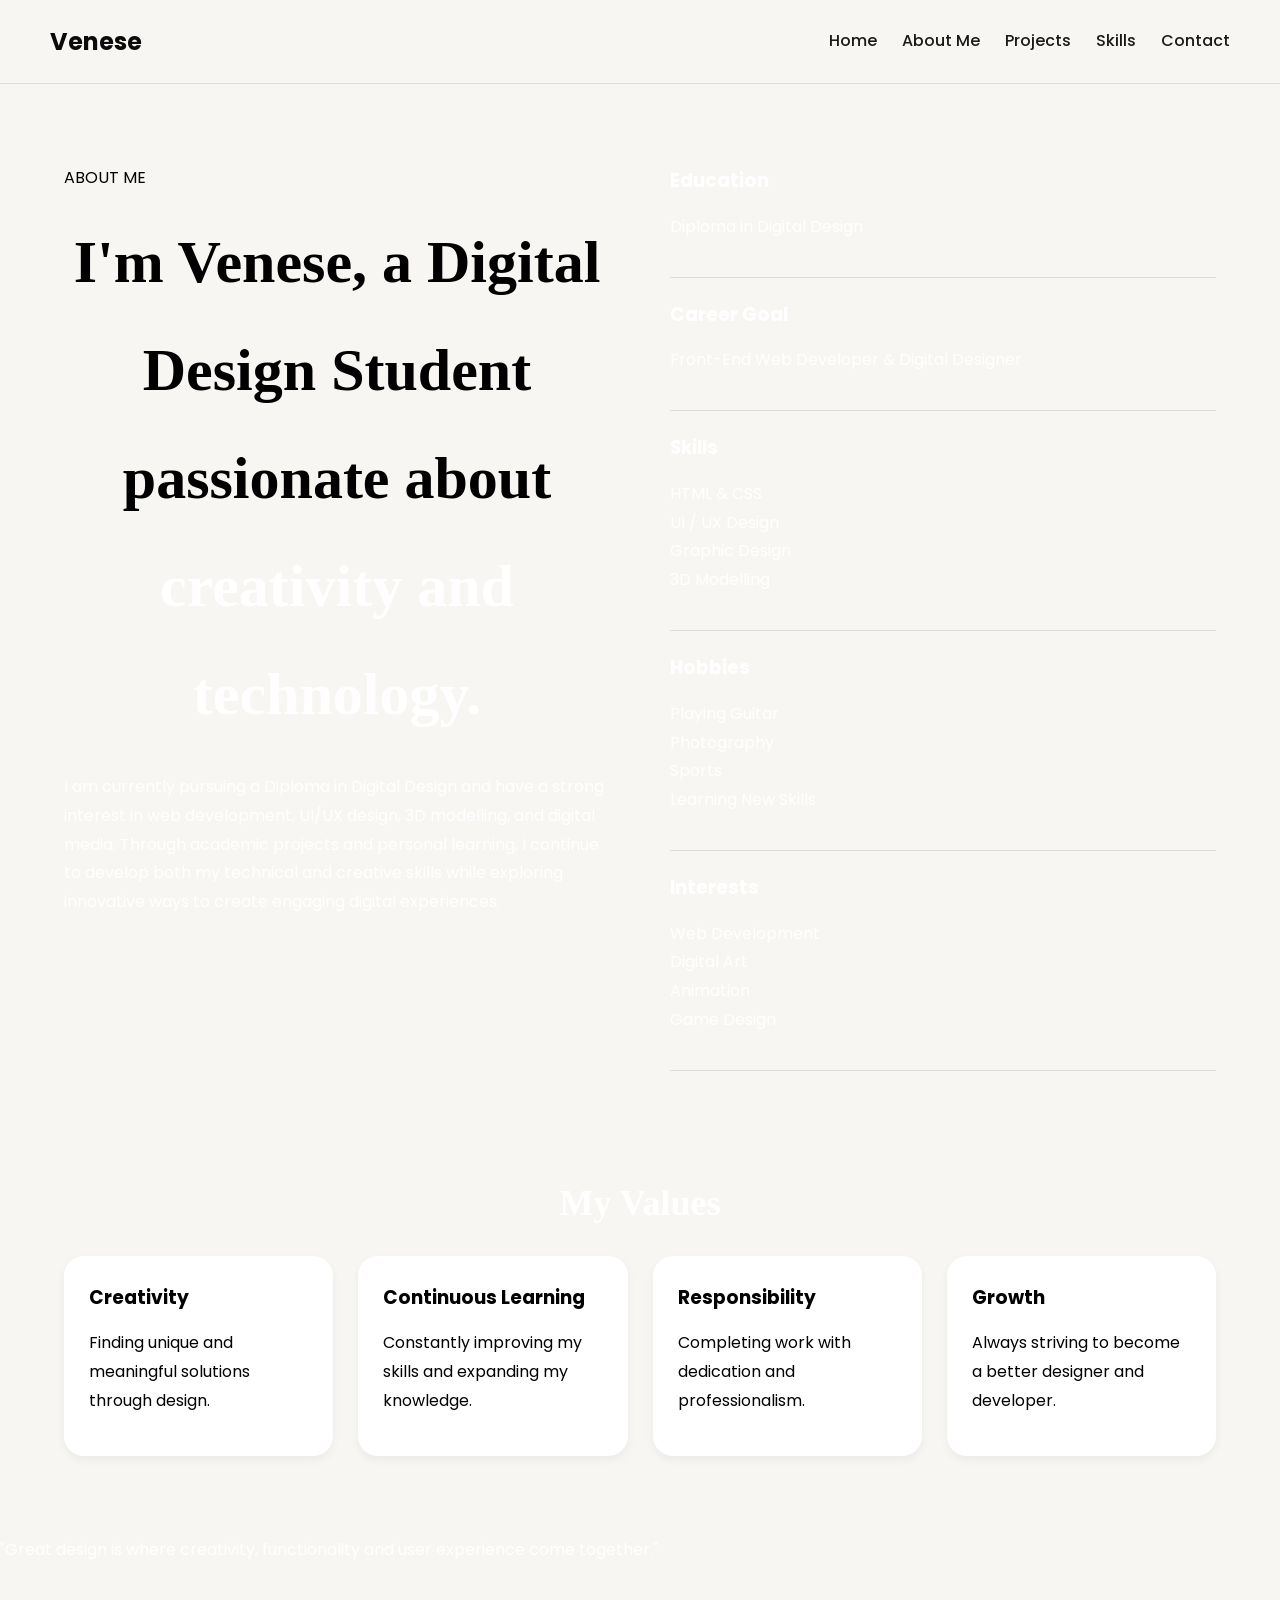
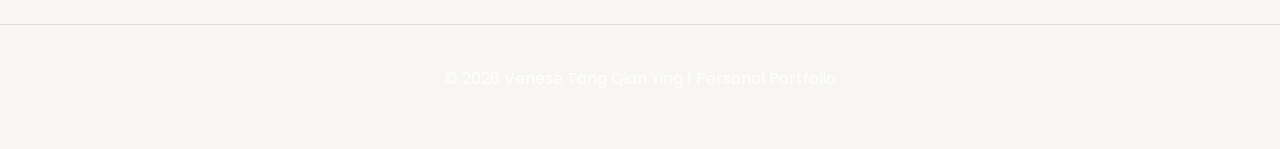
<file: about.html>
<!DOCTYPE html>
<html lang="en">

<head>
    <meta charset="UTF-8">
    <meta name="viewport" content="width=device-width, initial-scale=1.0">
    <title>About Me | Venese Portfolio</title>

    <link rel="stylesheet" href="style.css">

    <link
        href="https://fonts.googleapis.com/css2?family=Cormorant+Garamond:wght@400;500;600;700&family=Poppins:wght@300;400;500;600&display=swap"
        rel="stylesheet">
</head>

<body>


    <nav>

        <div class="logo">
            <strong>Venese</strong>
        </div>

        <ul>
            <li><a href="index.html">Home</a></li>
            <li><a href="about.html">About Me</a></li>
            <li><a href="projects.html">Projects</a></li>
            <li><a href="skills.html">Skills</a></li>
            <li><a href="contact.html">Contact</a></li>
        </ul>

    </nav>


    <section class="about-page">

        <div class="about-left">

            <p class="small-title" style="color:black;">
                ABOUT ME
            </p>

            <h1>
                <span style="color:black;">
                    I'm Venese, a Digital Design Student passionate about
                </span>
                <span style="color:white;">
                    creativity and technology.
                </span>
            </h1>

            <p style="color:white;">
                I am currently pursuing a Diploma in Digital Design and have a strong interest in web development, UI/UX
                design, 3D modelling, and digital media.

                Through academic projects and personal learning, I continue to develop both my technical and creative
                skills while exploring innovative ways to create engaging digital experiences.
            </p>

        </div>

        <div class="about-right">

            <div class="about-info">

                <h3 style="color:white;">Education</h3>

                <p style="color:white;">
                    Diploma in Digital Design
                </p>

            </div>

            <div class="about-info">

                <h3 style="color:white;">Career Goal</h3>

                <p style="color:white;">
                    Front-End Web Developer & Digital Designer
                </p>

            </div>

            <div class="about-info">

                <h3 style="color:white;">Skills</h3>

                <p style="color:white;">
                    HTML & CSS<br>
                    UI / UX Design<br>
                    Graphic Design<br>
                    3D Modelling
                </p>

            </div>

            <div class="about-info">

                <h3 style="color:white;">Hobbies</h3>

                <p style="color:white;">
                    Playing Guitar<br>
                    Photography<br>
                    Sports<br>
                    Learning New Skills
                </p>

            </div>

            <div class="about-info">

                <h3 style="color:white;">Interests</h3>

                <p style="color:white;">
                    Web Development<br>
                    Digital Art<br>
                    Animation<br>
                    Game Design
                </p>

            </div>

        </div>

    </section>

    <!-- Values -->
    <section class="values">

        <h2 style="color:white;">My Values</h2>

        <div class="value-grid">

            <div class="value-card" style="color:black;">

                <h3>Creativity</h3>

                <p>
                    Finding unique and meaningful solutions through design.
                </p>

            </div>

            <div class="value-card" style="color:black;">

                <h3>Continuous Learning</h3>

                <p>
                    Constantly improving my skills and expanding my knowledge.
                </p>

            </div>

            <div class="value-card" style="color:black;">

                <h3>Responsibility</h3>

                <p>
                    Completing work with dedication and professionalism.
                </p>

            </div>

            <div class="value-card" style="color:black;">

                <h3>Growth</h3>

                <p>
                    Always striving to become a better designer and developer.
                </p>

            </div>

        </div>

    </section>

    <!-- Quote -->
    <section class="quote-section">

        <blockquote style="color:white;">
            "Great design is where creativity, functionality and user experience come together."
        </blockquote>

    </section>

    <!-- Footer -->
    <footer>

        <p style="color:white;">
            © 2026 Venese Tang Qian Ying | Personal Portfolio
        </p>

    </footer>

</body>

</html>
</file>
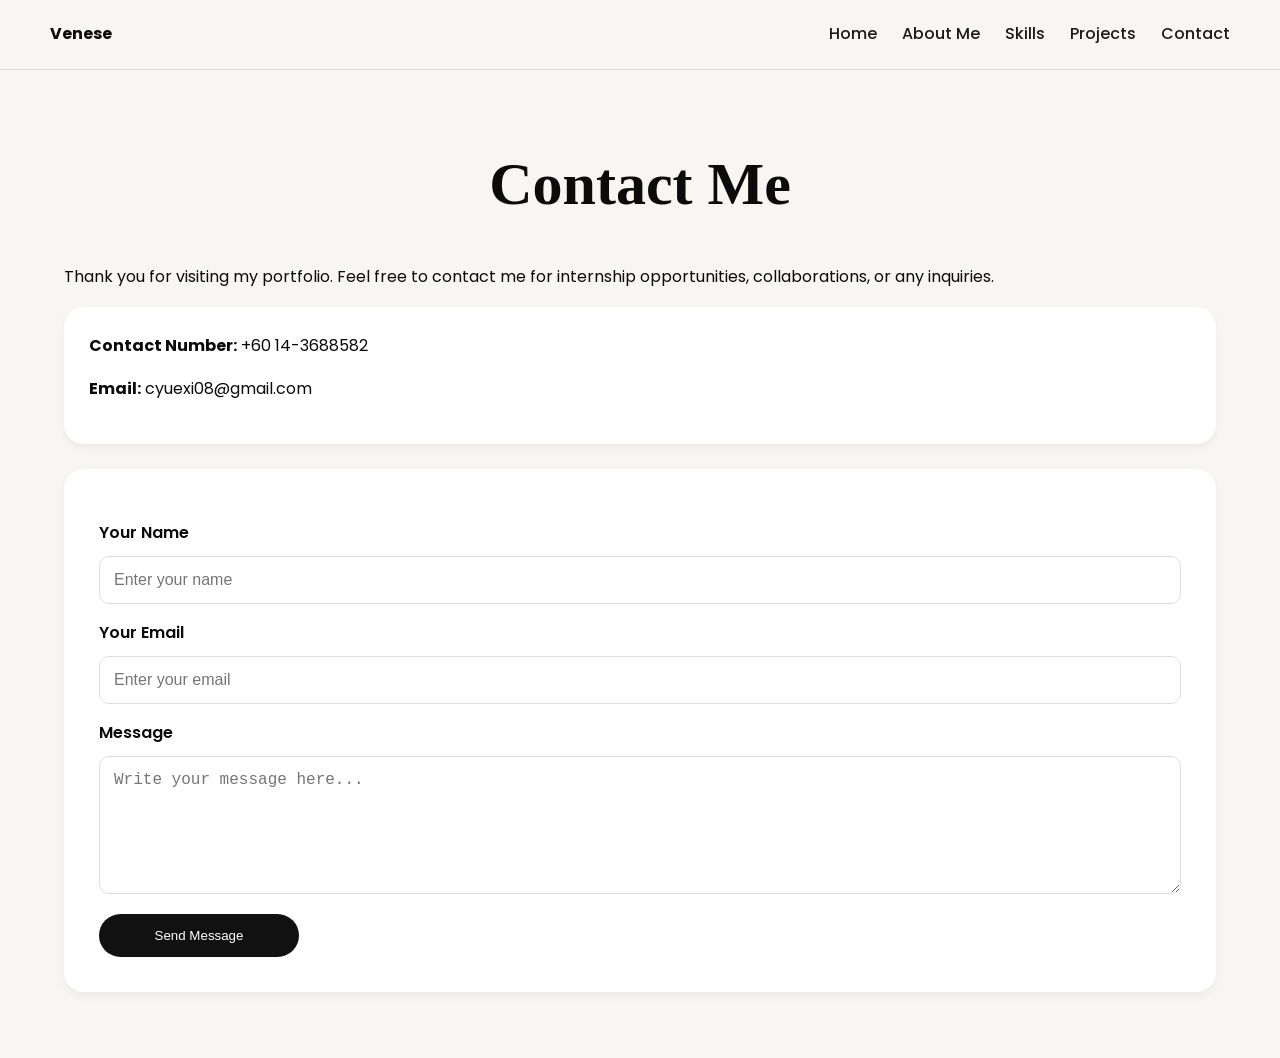
<file: contact.html>
<!DOCTYPE html>
<html>

<head>
    <title>Contact Me</title>
    <link rel="stylesheet" href="style.css">
</head>

<body>

    <nav>
        <div><strong>Venese</strong></div>
        <ul>
            <li><a href="index.html">Home</a></li>
            <li><a href="about.html">About Me</a></li>
            <li><a href="skills.html">Skills</a></li>
            <li><a href="projects.html">Projects</a></li>
            <li><a href="contact.html">Contact</a></li>
        </ul>
    </nav>

    <div class="contact-container">

        <h1 class="typing-title">Contact Me</h1>

        <p class="subtitle">
            Thank you for visiting my portfolio. Feel free to contact me for internship opportunities, collaborations,
            or any inquiries.
        </p>

        <div class="contact-info">
            <p><strong>Contact Number:</strong> +60 14-3688582</p>
            <p><strong>Email:</strong> cyuexi08@gmail.com</p>
        </div>

        <div class="contact-box">

            <form>

                <label>Your Name</label>
                <input type="text" placeholder="Enter your name">

                <label>Your Email</label>
                <input type="email" placeholder="Enter your email">

                <label>Message</label>
                <textarea rows="6" placeholder="Write your message here..."></textarea>

                <button type="submit">Send Message</button>

            </form>

        </div>

    </div>

</body>

</html>
</file>
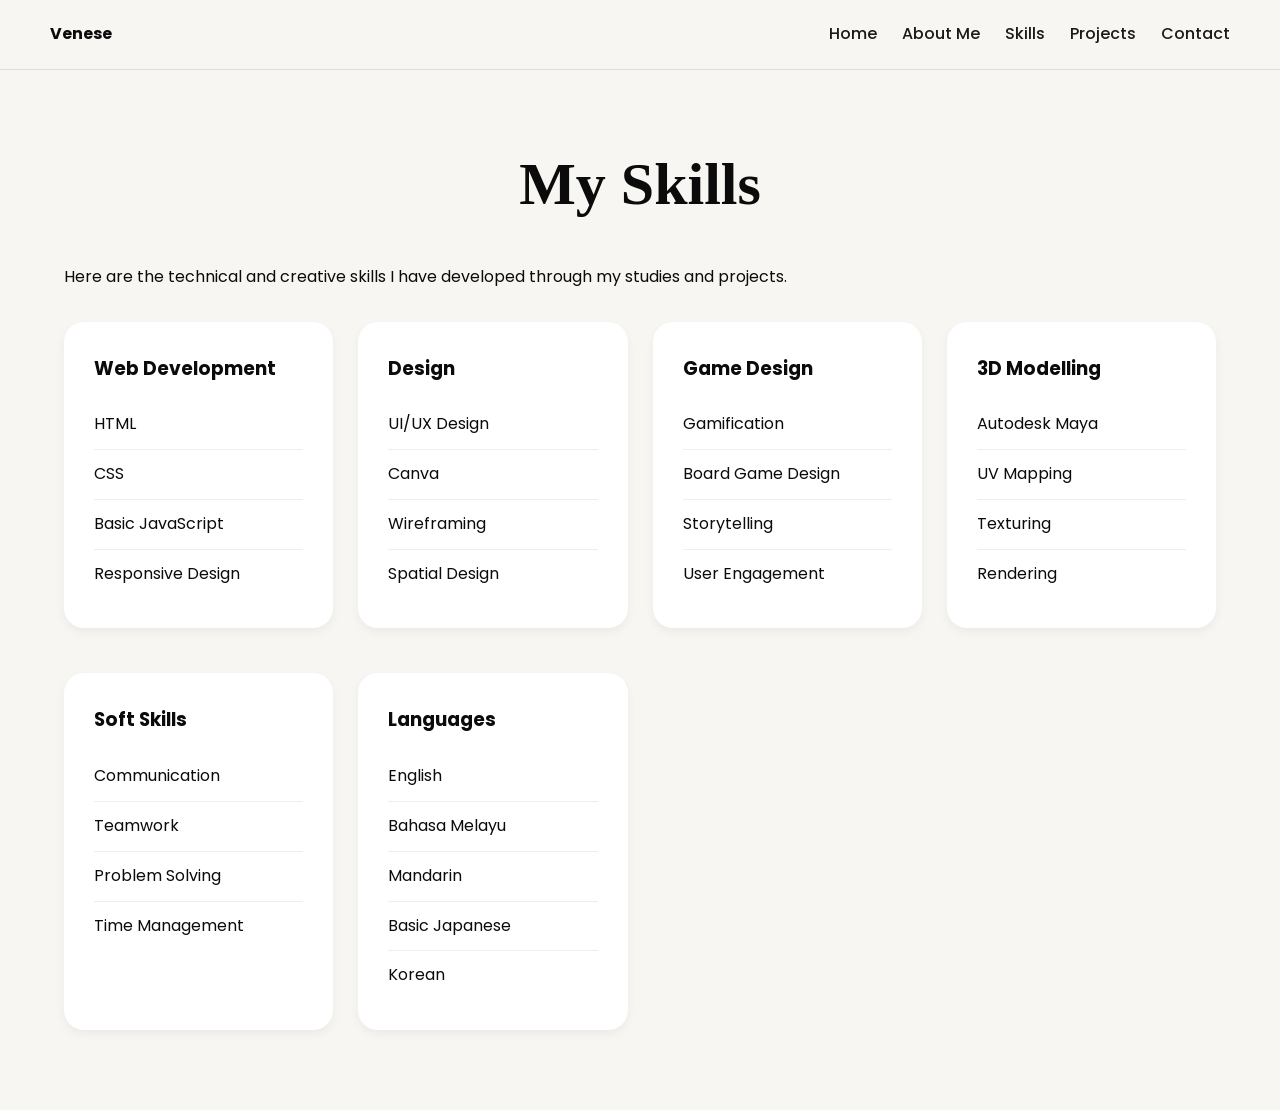
<file: skills.html>
<!DOCTYPE html>
<html>

<head>
    <title>Skills</title>
    <link rel="stylesheet" href="style.css">
</head>

<body>

    <nav>
        <div><strong>Venese</strong></div>
        <ul>
            <li><a href="index.html">Home</a></li>
            <li><a href="about.html">About Me</a></li>
            <li><a href="skills.html">Skills</a></li>
            <li><a href="projects.html">Projects</a></li>
            <li><a href="contact.html">Contact</a></li>
        </ul>
    </nav>

    <div class="container">

        <h1 class="typing-title">My Skills</h1>

        <p class="intro">
            Here are the technical and creative skills I have developed through my studies and projects.
        </p>

        <div class="skills-grid">

            <div class="skill-card">
                <h3>Web Development</h3>
                <ul>
                    <li>HTML</li>
                    <li>CSS</li>
                    <li>Basic JavaScript</li>
                    <li>Responsive Design</li>
                </ul>
            </div>

            <div class="skill-card">
                <h3>Design</h3>
                <ul>
                    <li>UI/UX Design</li>
                    <li>Canva</li>
                    <li>Wireframing</li>
                    <li>Spatial Design</li>
                </ul>
            </div>

            <div class="skill-card">
                <h3>Game Design</h3>
                <ul>
                    <li>Gamification</li>
                    <li>Board Game Design</li>
                    <li>Storytelling</li>
                    <li>User Engagement</li>
                </ul>
            </div>

            <div class="skill-card">
                <h3>3D Modelling</h3>
                <ul>
                    <li>Autodesk Maya</li>
                    <li>UV Mapping</li>
                    <li>Texturing</li>
                    <li>Rendering</li>
                </ul>
            </div>

            <div class="skill-card">
                <h3>Soft Skills</h3>
                <ul>
                    <li>Communication</li>
                    <li>Teamwork</li>
                    <li>Problem Solving</li>
                    <li>Time Management</li>
                </ul>
            </div>

            <div class="skill-card">
                <h3>Languages</h3>
                <ul>
                    <li>English</li>
                    <li>Bahasa Melayu</li>
                    <li>Mandarin</li>
                    <li>Basic Japanese</li>
                    <li>Korean</li>
                </ul>
            </div>

        </div>

    </div>

</body>

</html>
</file>
<file: style.css>
@import url('https://fonts.googleapis.com/css2?family=Poppins:wght@300;400;500;600&display=swap');


* {
    margin: 0;
    padding: 0;
    box-sizing: border-box;
}


body {
    font-family: 'Poppins', sans-serif;

    background: #f8f6f2;

    color: rgb(11, 11, 11);
    line-height: 1.8;

    background-image: url("https://images.unsplash.com/photo-1518156677180-95a2893f3e9f?fm=jpg&q=60&w=3000&auto=format&fit=crop&ixlib=rb-4.1.0&ixid=M3wxMjA3fDB8MHxzZWFyY2h8M3x8YmxhY2slMjBhbmQlMjB3aGl0ZSUyMGFlc3RoZXRpY3xlbnwwfHwwfHx8MA%3D%3D");
    background-size: cover;
    background-position: center;
    background-repeat: no-repeat;
}


nav {
    background: #f8f6f2;
    border-bottom: 1px solid #ddd;
    padding: 20px 50px;
    display: flex;
    justify-content: space-between;
    align-items: center;

    position: sticky;
    top: 0;
    z-index: 1000;
}

.logo {
    font-size: 24px;
    font-weight: 600;
}

nav ul {
    display: flex;
    list-style: none;
}

nav ul li {
    margin-left: 25px;
}

nav ul li a {
    color: #1a1a1a;
    text-decoration: none;
    font-weight: 500;
    transition: 0.3s;
}

nav ul li a:hover {
    color: #777;
}


.container,
.contact-container {
    width: 90%;
    max-width: 1200px;
    margin: auto;
    padding: 60px 0;
}


h1 {
    text-align: center;
    margin-bottom: 25px;
    font-size: 60px;
    font-family: Georgia, serif;
}

h2 {
    text-align: center;
    margin-bottom: 20px;
    font-size: 36px;
    font-family: Georgia, serif;
}

h3 {
    margin-bottom: 15px;
}

p {
    margin-bottom: 15px;
}


.profile-pic {

    width: 250px;
    height: 250px;
    border-radius: 20px;
    display: block;
    margin: 0 auto 30px;
    object-fit: cover;
    box-shadow: 0 5px 15px rgba(0, 0, 0, 0.08);
}

.home-buttons {
    text-align: center;
    margin: 30px 0;
}

.btn {
    display: inline-block;
    background: #111;
    color: white;
    padding: 14px 30px;
    border-radius: 50px;
    text-decoration: none;
    transition: 0.3s;
    margin: 5px;
}

.btn:hover {
    transform: translateY(-3px);
}

.btn-outline {

    display: inline-block;
    border: 2px solid white;
    color: white;
    padding: 14px 30px;
    border-radius: 50px;
    text-decoration: none;
    transition: 0.3s;
    margin: 5px;

}

.btn-outline:hover {
    background: #111;
    color: white;
}


.info-grid,
.skills-grid {
    display: grid;
    grid-template-columns:
        repeat(auto-fit, minmax(250px, 1fr));

    gap: 25px;
    margin-top: 30px;
}


.card,
.info-card,
.skill-card {

    background: white;
    padding: 30px;
    border-radius: 20px;
    box-shadow:
        0 4px 10px rgba(0, 0, 0, 0.05);

    transition: 0.4s;
    margin-bottom: 20px;
}

.card:hover,
.info-card:hover,
.skill-card:hover {

    transform: translateY(-8px);

    box-shadow:
        0 10px 20px rgba(0, 0, 0, 0.08);
}

.card h3,
.skill-card h3 {
    margin-bottom: 15px;
}


.skill-card ul {
    list-style: none;
}

.skill-card li {

    padding: 10px 0;
    border-bottom: 1px solid #eee;
}

.skill-card li:last-child {
    border-bottom: none;
}


.project-img {

    width: 100%;
    border-radius: 15px;
    margin: 15px 0;
    transition: 0.4s;
}

.project-img:hover {

    transform: scale(1.02);
}


.quote {

    text-align: center;
    margin-top: 50px;
    font-style: italic;
    color: #666;
}


.contact-info {

    background: white;
    padding: 25px;
    border-radius: 20px;
    margin-bottom: 25px;
    box-shadow:
        0 4px 10px rgba(0, 0, 0, 0.05);
}

.contact-box {

    background: white;
    padding: 35px;
    border-radius: 20px;
    box-shadow:
        0 4px 10px rgba(0, 0, 0, 0.05);
}

.contact-box form {

    display: flex;
    flex-direction: column;
}

.contact-box label {

    margin-top: 15px;
    margin-bottom: 8px;
    font-weight: 600;
}

.contact-box input,
.contact-box textarea {

    padding: 14px;
    border: 1px solid #ddd;
    border-radius: 10px;
    font-size: 16px;
}

.contact-box button {

    margin-top: 20px;
    width: 200px;
    padding: 14px;
    background: #111;
    color: white;
    border: none;
    border-radius: 50px;
    cursor: pointer;
    transition: 0.3s;
}

.contact-box button:hover {

    background: #333;
}


.hero {

    display: flex;
    justify-content: space-between;
    align-items: center;
    gap: 60px;
    width: 90%;
    max-width: 1200px;
    margin: 80px auto;
}

.hero-text {

    flex: 1;
}

.hero-text h1 {

    font-size: 70px;
    text-align: left;
    line-height: 1.1;
}

.hero-description {

    color: #666;
    margin: 20px 0;
}

.hero-image {

    flex: 1;
    text-align: center;
}

.hero-image img {

    width: 100%;
    max-width: 450px;
    border-radius: 20px;
}


.about-page {

    width: 90%;
    max-width: 1200px;
    margin: 80px auto;
    display: grid;
    grid-template-columns: 1fr 1fr;
    gap: 60px;
}

.about-info {

    border-bottom: 1px solid #ddd;
    padding-bottom: 20px;
    margin-bottom: 20px;
}


.values {

    width: 90%;
    max-width: 1200px;
    margin: 80px auto;
}

.value-grid {

    display: grid;
    grid-template-columns:
        repeat(auto-fit, minmax(250px, 1fr));
    gap: 25px;
}

.value-card {

    background: white;
    padding: 25px;
    border-radius: 20px;
    box-shadow:
        0 4px 10px rgba(0, 0, 0, 0.05);
}


.projects-page {

    text-align: center;
    width: 90%;
    max-width: 1200px;
    margin: 80px auto;
}

.project-item {

    width: 90%;
    max-width: 1200px;
    margin: 80px auto;
    display: grid;
    grid-template-columns: 1fr 1fr;
    gap: 50px;
    align-items: center;
}

.project-image img {

    width: 100%;
    border-radius: 20px;
}

.project-content h2 {

    text-align: left;
}


.gallery {

    width: 90%;
    max-width: 1200px;
    margin: 80px auto;
}


footer {

    text-align: center;
    padding: 40px;
    margin-top: 60px;
    border-top: 1px solid #ddd;
    color: #666;
}


.card,
.info-card,
.skill-card,
.value-card {

    animation: fadeIn 1s ease-in;
}

@keyframes fadeIn {

    from {

        opacity: 0;
        transform: translateY(20px);
    }

    to {

        opacity: 1;
        transform: translateY(0);
    }
}

@media(max-width:768px) {

    nav {

        flex-direction: column;
    }

    nav ul {

        margin-top: 15px;
        flex-wrap: wrap;
        justify-content: center;
    }

    nav ul li {
        margin: 8px;
    }

    h1 {
        font-size: 40px;
    }

    .hero {
        flex-direction: column;
        text-align: center;
    }

    .hero-text h1 {
        text-align: center;
        font-size: 50px;
    }

    .about-page,
    .project-item {
        grid-template-columns: 1fr;
    }

}

.gallery {

    width: 90%;
    max-width: 1200px;
    margin: 80px auto;
    text-align: center;
}

.gallery h2 {
    margin-bottom: 30px;
}

.slider {
    width: 100%;
    overflow: hidden;
    margin: 40px 0;
}

.slide-track {
    display: flex;
    width: max-content;
    animation: scroll 20s linear infinite;
}

.slide-track img {
    width: 280px;
    height: 200px;
    object-fit: cover;
    border-radius: 15px;
    margin-right: 20px;
    flex-shrink: 0;
    box-shadow: 0 4px 10px rgba(0, 0, 0, 0.1);
    transition: 0.3s;
}

.slide-track img:hover {
    transform: scale(1.05);
}

@keyframes scroll {
    from {
        transform: translateX(0);
    }

    to {
        transform: translateX(-50%);
    }
}

@media (max-width: 480px) {

    h1 {
        font-size: 30px;
    }

    .hero-text h1 {
        font-size: 35px;
    }

    nav {
        padding: 15px;
    }

    .btn,
    .btn-outline {

        padding: 10px 20px;
        font-size: 14px;
    }
}
</file>
